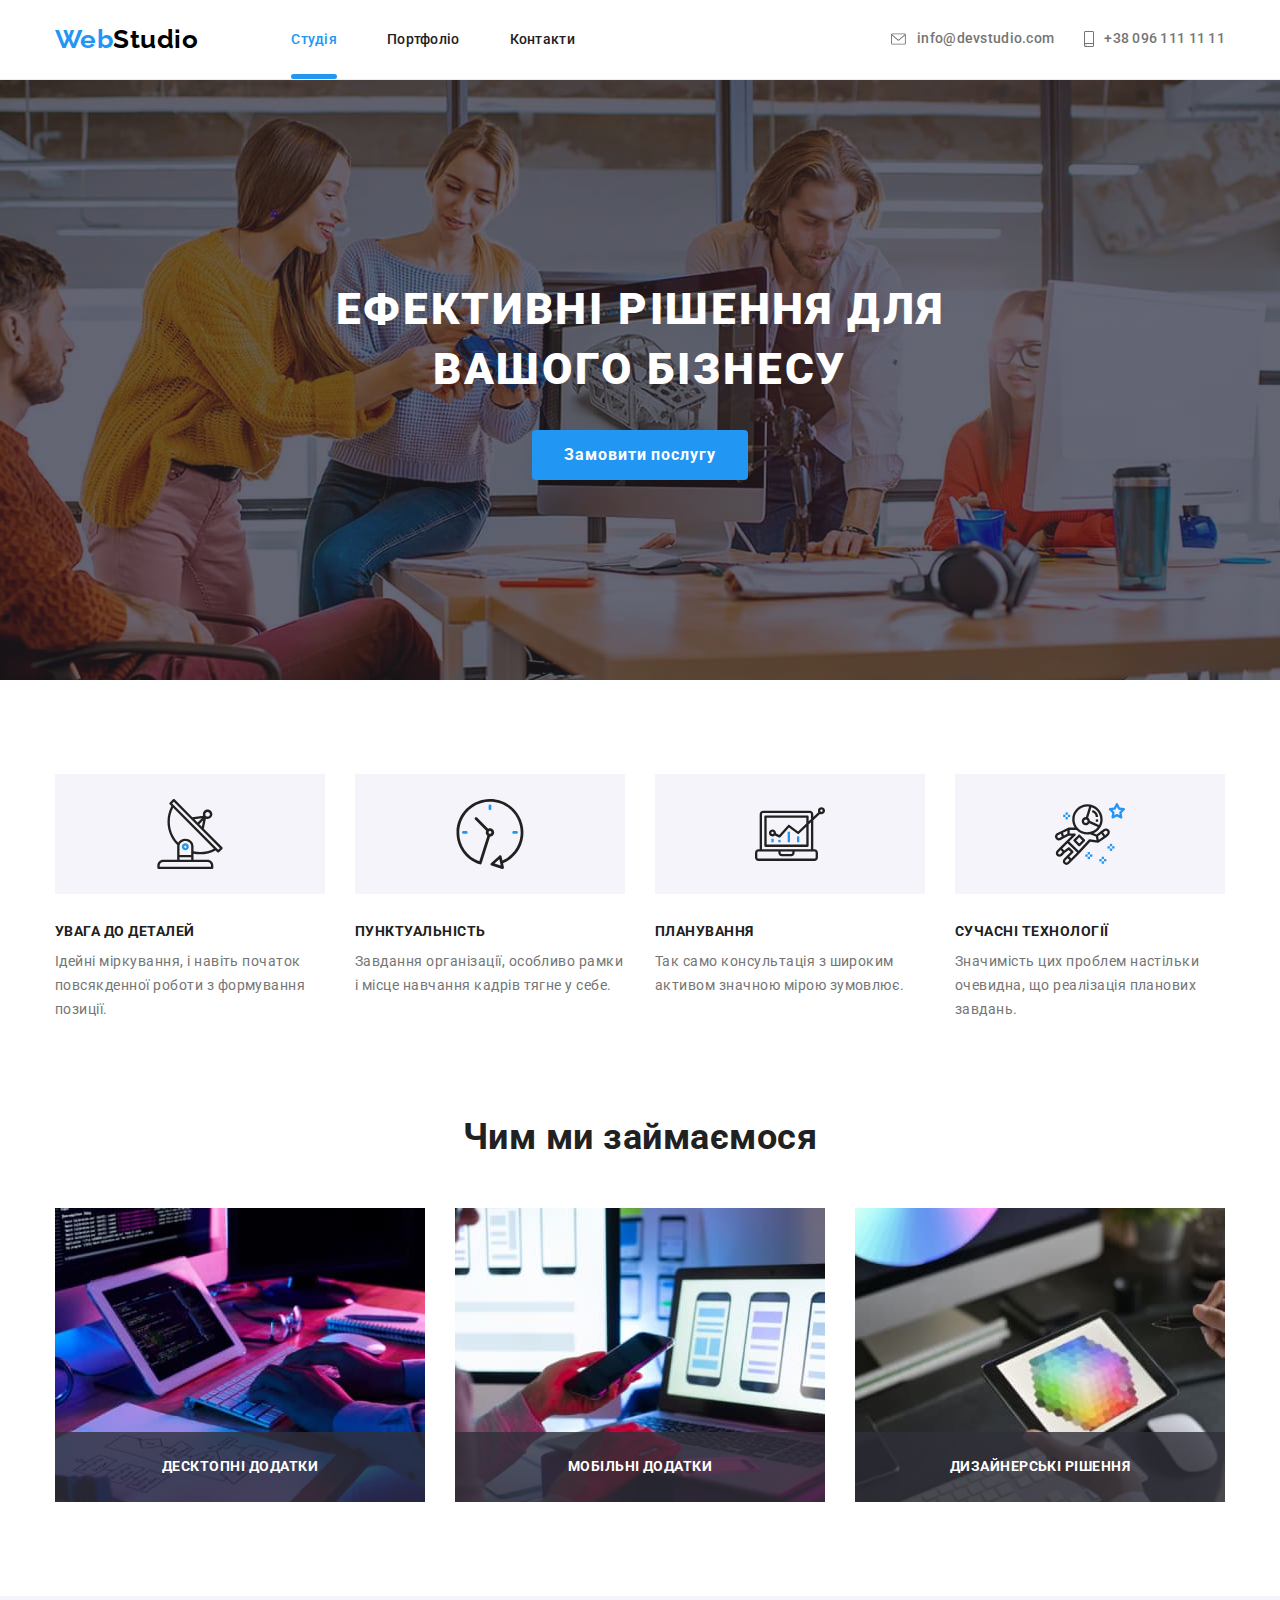
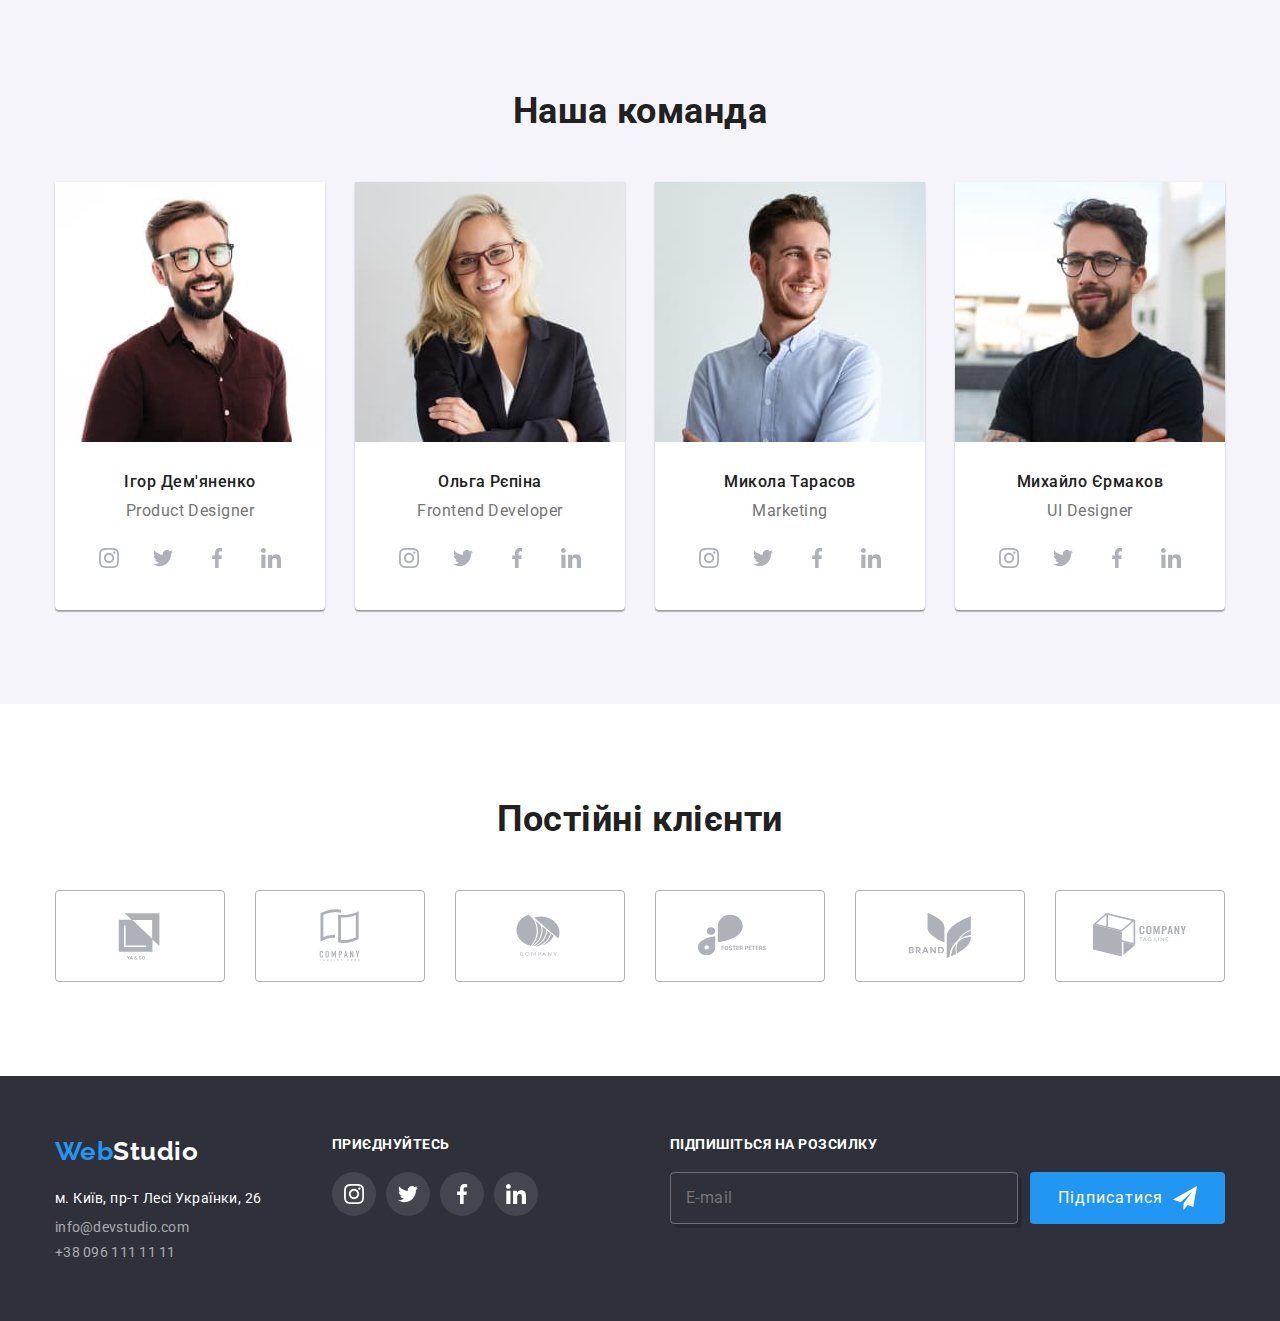
<file: index.html>
<!DOCTYPE html>
<html lang="uk">
  <head>
    <meta charset="UTF-8" />
    <meta http-equiv="X-UA-Compatible" content="IE=edge" />
    <meta name="viewport" content="width=device-width, initial-scale=1.0" />
    <title>Веб-студія</title>
    <link
      href="https://fonts.googleapis.com/css2?family=Raleway:wght@700&family=Roboto:wght@400;500;700;900&display=swap"
      rel="stylesheet"
    />
    <link
      rel="stylesheet"
      href="https://cdnjs.cloudflare.com/ajax/libs/modern-normalize/1.0.0/modern-normalize.min.css"
    />
    <link rel="stylesheet" href="./styles/styles.css" />
  </head>
  <body>
    <header class="logo-top">
      <div class="container flex">
        <a href="./index.html" class="logo-all">
          <span class="logo-first">Web</span
          ><span class="logo-second">Studio</span></a
        >
        <nav class="nav-list">
          <ul class="resed flex">
            <li><a href="./index.html" class="nav active">Студія</a></li>
            <li><a href="./portfolio.html" class="nav">Портфоліо</a></li>
            <li><a href="" class="nav">Контакти</a></li>
          </ul>
        </nav>
        <ul class="resed flex contact-list">
          <li>
            <a href="mailto:info@devstudio.com" class="mail contact"
              ><svg width="16" height="12" class="contact-icon">
                <use href="./images/svg/icons.svg.svg#icon-e-mail"></use>
              </svg>
              info@devstudio.com</a
            >
          </li>

          <li>
            <a href="tel:+380961111111" class="tel contact"
              ><svg width="10" height="16" class="contact-icon">
                <use href="./images/svg/icons.svg.svg#icon-phone"></use>
              </svg>
              +38 096 111 11 11</a
            >
          </li>
        </ul>
      </div>
    </header>
    <main>
      <section class="hero">
        <!-- <div class="container hero-box"> -->
        <h1 class="hero-title">Ефективні рішення для вашого бізнесу</h1>
        <button type="button" class="button modal-open" data-modal-open>
          Замовити послугу
        </button>
        <div class="backdrop is-hidden" data-modal>
          <div class="modal">
            <button type="button" class="modal-btn" data-modal-close>
              <svg width="30" height="30">
                <use href="./images/svg/icons.svg.svg#close"></use>
              </svg>
            </button>
            <form action="" class="modal-form">
              <h3 class="modal-title">
                Залиште свої дані, ми вам передзвонимо
              </h3>
              <ul class="resed">
                <li class="modal-card">
                  <label for="name" class="modal-item">Ім'я</label>
                  <div class="input-place">
                    <input type="text" id="name" name="name" class="modal-input" />
                    <svg width="18" height="18" class="input-icon"><use href="./images/svg/icons.svg.svg#person"></use></svg>
                  </div>
                </li>
                <li class="modal-card">
                  <label for="tel" class="modal-item">Телефон</label>
                  <div class="input-place">
                    <input type="tel" id="tel" name="telephone" class="modal-input" />
                    <svg width="18" height="18" class="input-icon">
                      <use href="./images/svg/icons.svg.svg#black-phone"></use>
                    </svg>
                  </div>
                  
                </li>
                <li class="modal-card">
                  <label for="email" class="modal-item">Пошта</label>
                  <div class="input-place">
                    <input type="email" id="email" name="e-mail" class="modal-input" />
                    <svg width="18" height="18" class="input-icon">
                      <use href="./images/svg/icons.svg.svg#black-email"></use>
                    </svg>
                  </div>
                  
                </li>
                <li class="modal-card">
                  <label for="coment" class="modal-item">Коментар</label>
                  <textarea type="text" id="coment" name="coment" rows="4" class="modal-input" placeholder="Введіть текст"></textarea>
                </li>
              </ul>
              <div class="flex">
                
                <input id="policy" name="policy" type="checkbox" class="checkbox" />
                <div class="check-icon"></div>
                <label for="policy" class="policy"
                  >Погоджуюся з розсилкою та приймаю
                  <a href="">Умови договору</a>
                </label>
              </div>

              <button type="submit" class="form-modal-btn">Відправити</button>
            </form>
          </div>
        </div>
        <!-- </div> -->
      </section>
      <section class="skils">
        <h2 class="title-none">наші переваги</h2>
        <!--Заголовок треба приховати в css-->
        <div class="container">
          <ul class="resed flex">
            <li>
              <div class="flex">
                <svg class="skils-icon" width="70" height="70">
                  <use href="./images/svg/icons.svg.svg#icon-antenna"></use>
                </svg>
              </div>

              <h3 class="skils-title">УВАГА ДО ДЕТАЛЕЙ</h3>
              <p class="skils-text">
                Ідейні міркування, і навіть початок повсякденної роботи з
                формування позиції.
              </p>
            </li>
            <li>
              <div class="flex">
                <svg class="skils-icon" width="70" height="70">
                  <use href="./images/svg/icons.svg.svg#icon-clock"></use>
                </svg>
              </div>

              <h3 class="skils-title">ПУНКТУАЛЬНІСТЬ</h3>
              <p class="skils-text">
                Завдання організації, особливо рамки і місце навчання кадрів
                тягне у себе.
              </p>
            </li>
            <li>
              <div class="flex">
                <svg class="skils-icon" width="70" height="70">
                  <use href="./images/svg/icons.svg.svg#icon-diagram"></use>
                </svg>
              </div>

              <h3 class="skils-title">ПЛАНУВАННЯ</h3>
              <p class="skils-text">
                Так само консультація з широким активом значною мірою зумовлює.
              </p>
            </li>
            <li>
              <div class="flex">
                <svg class="skils-icon" width="70" height="70">
                  <use href="./images/svg/icons.svg.svg#icon-astronaut"></use>
                </svg>
              </div>

              <h3 class="skils-title">СУЧАСНІ ТЕХНОЛОГІЇ</h3>
              <p class="skils-text">
                Значимість цих проблем настільки очевидна, що реалізація
                планових завдань.
              </p>
            </li>
          </ul>
        </div>
      </section>
      <section class="work">
        <div class="container">
          <h2 class="title">Чим ми займаємося</h2>
          <ul class="resed flex">
            <li>
              <div class="work-card">
                <img
                  src="./images/formatjpg/os21.jpg"
                  alt="створення сайту"
                  width="370"
                />
                <h3 class="work-class">Десктопні додатки</h3>
              </div>
            </li>
            <li>
              <div class="work-card">
                <img
                  src="./images/formatjpg/os22.jpg"
                  alt="програмне забезпечення"
                  width="370"
                />
                <h3 class="work-class">Мобільні додатки</h3>
              </div>
            </li>
            <li>
              <div class="work-card">
                <img
                  src="./images/formatjpg/os23.jpg"
                  alt="розробка дизайну"
                  width="370"
                />
                <h3 class="work-class">Дизайнерські рішення</h3>
              </div>
            </li>
          </ul>
        </div>
      </section>
      <section class="team">
        <div class="container">
          <h2 class="title">Наша команда</h2>
          <ul class="resed flex">
            <li class="team-card">
              <img
                src="./images/formatjpg/team/team1.jpg"
                alt="Ігор Дем'яненко"
                width="270"
              />
              <div class="team-list">
                <h3 class="team-name">Ігор Дем'яненко</h3>
                <p class="team-prof">Product Designer</p>
                <ul class="resed flex">
                  <li class="icon-team">
                    <a href="" class="icon-link"
                      ><svg width="20" height="20">
                        <use href="./images/svg/icons.svg.svg#icon-insta"></use>
                      </svg>
                    </a>
                  </li>
                  <li class="icon-team">
                    <a href="" class="icon-link"
                      ><svg width="20" height="20">
                        <use
                          href="./images/svg/icons.svg.svg#icon-twitter"
                        ></use>
                      </svg>
                    </a>
                  </li>
                  <li class="icon-team">
                    <a href="" class="icon-link"
                      ><svg width="20" height="20">
                        <use
                          href="./images/svg/icons.svg.svg#icon-facebook"
                        ></use>
                      </svg>
                    </a>
                  </li>
                  <li class="icon-team">
                    <a href="" class="icon-link"
                      ><svg width="20" height="20">
                        <use
                          href="./images/svg/icons.svg.svg#icon-linkedin"
                        ></use>
                      </svg>
                    </a>
                  </li>
                </ul>
              </div>
            </li>
            <li class="team-card">
              <img
                src="./images/formatjpg/team/team2.jpg"
                alt="Ольга Рєпіна"
                width="270"
              />
              <div class="team-list">
                <h3 class="team-name">Ольга Рєпіна</h3>
                <p class="team-prof">Frontend Developer</p>
                <ul class="resed flex">
                  <li class="icon-team">
                    <a href="" class="icon-link"
                      ><svg width="20" height="20">
                        <use href="./images/svg/icons.svg.svg#icon-insta"></use>
                      </svg>
                    </a>
                  </li>
                  <li class="icon-team">
                    <a href="" class="icon-link"
                      ><svg width="20" height="20">
                        <use
                          href="./images/svg/icons.svg.svg#icon-twitter"
                        ></use>
                      </svg>
                    </a>
                  </li>
                  <li class="icon-team">
                    <a href="" class="icon-link"
                      ><svg width="20" height="20">
                        <use
                          href="./images/svg/icons.svg.svg#icon-facebook"
                        ></use>
                      </svg>
                    </a>
                  </li>
                  <li class="icon-team">
                    <a href="" class="icon-link"
                      ><svg width="20" height="20">
                        <use
                          href="./images/svg/icons.svg.svg#icon-linkedin"
                        ></use>
                      </svg>
                    </a>
                  </li>
                </ul>
              </div>
            </li>
            <li class="team-card">
              <img
                src="./images/formatjpg/team/team3.jpg"
                alt="Микола Тарасов"
                width="270"
              />
              <div class="team-list">
                <h3 class="team-name">Микола Тарасов</h3>
                <p class="team-prof">Marketing</p>
                <ul class="resed flex">
                  <li class="icon-team">
                    <a href="" class="icon-link"
                      ><svg width="20" height="20">
                        <use href="./images/svg/icons.svg.svg#icon-insta"></use>
                      </svg>
                    </a>
                  </li>
                  <li class="icon-team">
                    <a href="" class="icon-link"
                      ><svg width="20" height="20">
                        <use
                          href="./images/svg/icons.svg.svg#icon-twitter"
                        ></use>
                      </svg>
                    </a>
                  </li>
                  <li class="icon-team">
                    <a href="" class="icon-link"
                      ><svg width="20" height="20">
                        <use
                          href="./images/svg/icons.svg.svg#icon-facebook"
                        ></use>
                      </svg>
                    </a>
                  </li>
                  <li class="icon-team">
                    <a href="" class="icon-link"
                      ><svg width="20" height="20">
                        <use
                          href="./images/svg/icons.svg.svg#icon-linkedin"
                        ></use>
                      </svg>
                    </a>
                  </li>
                </ul>
              </div>
            </li>
            <li class="team-card">
              <img
                src="./images/formatjpg/team/team4.jpg"
                alt="Михайло Єрмаков"
                width="270"
              />
              <div class="team-list">
                <h3 class="team-name">Михайло Єрмаков</h3>
                <p class="team-prof">UI Designer</p>
                <ul class="resed flex">
                  <li class="icon-team">
                    <a href="" class="icon-link"
                      ><svg width="20" height="20">
                        <use href="./images/svg/icons.svg.svg#icon-insta"></use>
                      </svg>
                    </a>
                  </li>
                  <li class="icon-team">
                    <a href="" class="icon-link"
                      ><svg width="20" height="20">
                        <use
                          href="./images/svg/icons.svg.svg#icon-twitter"
                        ></use>
                      </svg>
                    </a>
                  </li>
                  <li class="icon-team">
                    <a href="" class="icon-link"
                      ><svg width="20" height="20">
                        <use
                          href="./images/svg/icons.svg.svg#icon-facebook"
                        ></use>
                      </svg>
                    </a>
                  </li>
                  <li class="icon-team">
                    <a href="" class="icon-link"
                      ><svg width="20" height="20">
                        <use
                          href="./images/svg/icons.svg.svg#icon-linkedin"
                        ></use>
                      </svg>
                    </a>
                  </li>
                </ul>
              </div>
            </li>
          </ul>
        </div>
      </section>
      <section class="client">
        <div class="container">
          <h2 class="title">Постійні клієнти</h2>
          <ul class="resed flex">
            <li>
              <a href="" class="icon-client">
                <svg width="106" height="60" class="icon-logo">
                  <use href="./images/svg/icons.svg.svg#icon-logo"></use>
                </svg>
              </a>
            </li>
            <li>
              <a href="" class="icon-client"
                ><svg width="106" height="60">
                  <use href="./images/svg/icons.svg.svg#icon-logo-1"></use>
                </svg>
              </a>
            </li>
            <li>
              <a href="" class="icon-client"
                ><svg width="106" height="60">
                  <use href="./images/svg/icons.svg.svg#icon-logo-2"></use>
                </svg>
              </a>
            </li>
            <li>
              <a href="" class="icon-client"
                ><svg width="106" height="60">
                  <use href="./images/svg/icons.svg.svg#icon-logo-3"></use>
                </svg>
              </a>
            </li>
            <li>
              <a href="" class="icon-client"
                ><svg width="106" height="60">
                  <use href="./images/svg/icons.svg.svg#icon-logo-4"></use>
                </svg>
              </a>
            </li>
            <li>
              <a href="" class="icon-client"
                ><svg width="106" height="60">
                  <use href="./images/svg/icons.svg.svg#icon-logo-5"></use>
                </svg>
              </a>
            </li>
          </ul>
        </div>
      </section>
    </main>
    <footer class="logo-bot">
      <div class="container">
        <div class="footer-contact">
          <a href="/">
            <span class="logo-first">Web</span
            ><span class="logo-second white">Studio</span></a
          >
          <address class="bot-address">
            <ul class="resed">
              <li>
                <a
                  href="https://www.google.com/maps/place/%D0%B1%D1%83%D0%BB%D1%8C%D0%B2%D0%B0%D1%80+%D0%9B%D0%B5%D1%81%D1%96+%D0%A3%D0%BA%D1%80%D0%B0%D1%97%D0%BD%D0%BA%D0%B8,+26,+%D0%9A%D0%B8%D1%97%D0%B2,+%D0%A3%D0%BA%D1%80%D0%B0%D1%97%D0%BD%D0%B0,+02000/@50.4265841,30.5361971,17z/data=!3m1!4b1!4m5!3m4!1s0x40d4cf0e033ecbe9:0x57a4dffefec77da0!8m2!3d50.4265807!4d30.5383858?hl=uk"
                  target="_blank"
                  rel="noopener noreferrer"
                  class="addres"
                  >м. Київ, пр-т Лесі Українки, 26</a
                >
              </li>

              <li>
                <a href="mailto:info@devstudio.com" class="bot-contact contact"
                  >info@devstudio.com</a
                >
              </li>
              <li>
                <a href="tel:+380961111111" class="bot-contact contact"
                  >+38 096 111 11 11</a
                >
              </li>
            </ul>
          </address>
        </div>
        <div class="social-icon">
          <h3 class="icon-title">приєднуйтесь</h3>
          <ul class="resed flex">
            <li class="icon-team">
              <a href="" class="icon-link"
                ><svg width="20" height="20">
                  <use
                    href="./images/svg/icons.svg.svg#icon-insta"
                    width="20"
                    height="20"
                  ></use>
                </svg>
              </a>
            </li>
            <li class="icon-team">
              <a href="" class="icon-link"
                ><svg width="20" height="20">
                  <use href="./images/svg/icons.svg.svg#icon-twitter"></use>
                </svg>
              </a>
            </li>
            <li class="icon-team">
              <a href="" class="icon-link"
                ><svg width="20" height="20">
                  <use href="./images/svg/icons.svg.svg#icon-facebook"></use>
                </svg>
              </a>
            </li>
            <li class="icon-team">
              <a href="" class="icon-link"
                ><svg width="20" height="20">
                  <use href="./images/svg/icons.svg.svg#icon-linkedin"></use>
                </svg>
              </a>
            </li>
          </ul>
        </div>
        <div class="form-footer">
          <h3 class="icon-title">Підпишіться на розсилку</h3>
          <form name="email" class="form-list" autocomplete="on">
            <label class=""><input type="email" id="email" name="e-mail" placeholder="E-mail" class="form-input"/></label>
            <button type="submit" class="form-btn">
              Підписатися
              <svg width="24" height="24" class="form-btn-icon">
                <use href="./images/svg/icons.svg.svg#send"></use>
              </svg>
            </button>
          </form>
        </div>
      </div>
    </footer>
    <script src="./js/modal.js"></script>
  </body>
</html>
</file>
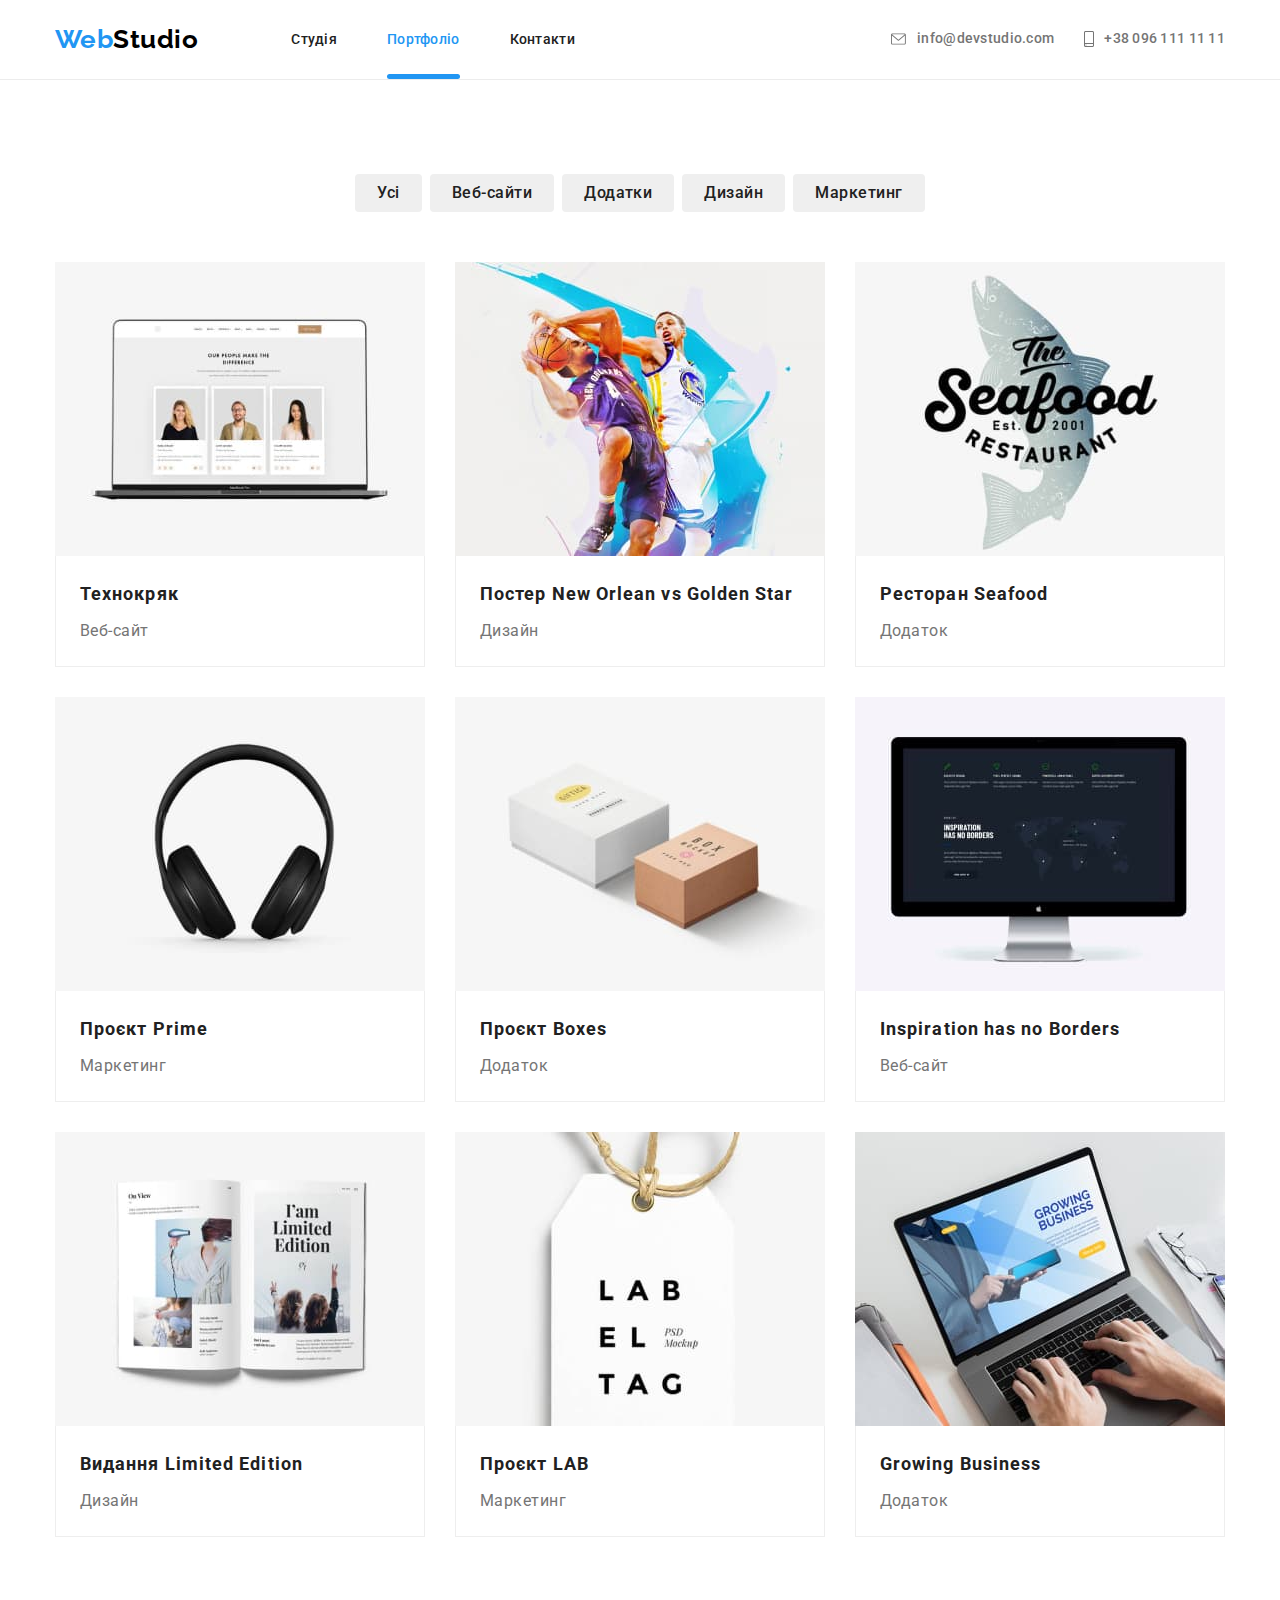
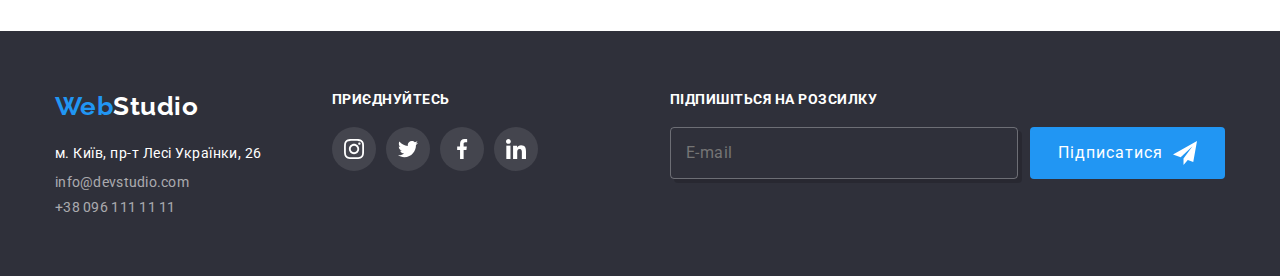
<file: portfolio.html>
<!DOCTYPE html>
<html lang="uk">
  <head>
    <meta charset="UTF-8" />
    <meta http-equiv="X-UA-Compatible" content="IE=edge" />
    <meta name="viewport" content="width=device-width, initial-scale=1.0" />
    <title>Веб-студія</title>
    <link
      href="https://fonts.googleapis.com/css2?family=Raleway:wght@700&family=Roboto:wght@400;500;700;900&display=swap"
      rel="stylesheet"
    />
    <link
      rel="stylesheet"
      href="https://cdnjs.cloudflare.com/ajax/libs/modern-normalize/1.0.0/modern-normalize.min.css"
    />
    <link rel="stylesheet" href="./styles/styles.css" />
  </head>

  <body>
    <header class="logo-top">
      <div class="container flex">
        <a href="./index.html" class="logo-all">
          <span class="logo-first">Web</span
          ><span class="logo-second">Studio</span></a
        >
        <nav class="nav-list">
          <ul class="resed flex">
            <li><a href="./index.html" class="nav">Студія</a></li>
            <li><a href="./portfolio.html" class="nav active">Портфоліо</a></li>
            <li><a href="" class="nav">Контакти</a></li>
          </ul>
        </nav>
        <ul class="resed flex contact-list">
          <li>
            <a href="mailto:info@devstudio.com" class="mail contact"
              ><svg width="16" height="12" class="contact-icon">
                <use href="./images/svg/icons.svg.svg#icon-e-mail"></use>
              </svg>
              info@devstudio.com</a
            >
          </li>

          <li>
            <a href="tel:+380961111111" class="tel contact"
              ><svg width="10" height="16" class="contact-icon">
                <use href="./images/svg/icons.svg.svg#icon-phone"></use>
              </svg>
              +38 096 111 11 11</a
            >
          </li>
        </ul>
      </div>
    </header>
    <main>
      <section class="proj">
        <h1 class="title-none">наші проекти</h1>
        <ul class="resed flex button-list">
          <li><button type="button" class="button-proj">Усі</button></li>
          <li><button type="button" class="button-proj">Веб-сайти</button></li>
          <li><button type="button" class="button-proj">Додатки</button></li>
          <li><button type="button" class="button-proj">Дизайн</button></li>
          <li><button type="button" class="button-proj">Маркетинг</button></li>
        </ul>
        <div class="container proj-list">
          <ul class="resed flex">
            <li>
              <a href="" class="proj-link"
                ><div class="proj-img">
                  <img src="./images/proj1.jpg" alt="веб-сайт" width="370" />
                  <p class="proj-text">
                    Ресурс пропонує комплексні пропозиції з різним рівнем
                    функціоналу та сервісів. Все це дозволить відвідувачу
                    отримати вичерпні відомості про компанію чи приватну особу.
                  </p>
                </div>

                <div class="proj-card">
                  <h2 class="proj-name">Технокряк</h2>
                  <p class="proj-class">Веб-сайт</p>
                </div></a
              >
            </li>
            <li>
              <a href="" class="proj-link">
                <div class="proj-img">
                  <img src="./images/proj2.jpg" alt="плакат" width="370" />
                  <p class="proj-text">
                    Ресурс пропонує комплексні пропозиції з різним рівнем
                    функціоналу та сервісів. Все це дозволить відвідувачу
                    отримати вичерпні відомості про компанію чи приватну особу.
                  </p>
                </div>

                <div class="proj-card">
                  <h2 class="proj-name">Постер New Orlean vs Golden Star</h2>
                  <p class="proj-class">Дизайн</p>
                </div></a
              >
            </li>
            <li>
              <a href="" class="proj-link">
                <div class="proj-img">
                  <img
                    src="./images/proj3.jpg"
                    alt="ресторан Seafood"
                    width="370"
                  />
                  <p class="proj-text">
                    Ресурс пропонує комплексні пропозиції з різним рівнем
                    функціоналу та сервісів. Все це дозволить відвідувачу
                    отримати вичерпні відомості про компанію чи приватну особу.
                  </p>
                </div>

                <div class="proj-card">
                  <h2 class="proj-name">Ресторан Seafood</h2>
                  <p class="proj-class">Додаток</p>
                </div></a
              >
            </li>
            <li>
              <a href="" class="proj-link">
                <div class="proj-img">
                  <img src="./images/proj4.jpg" alt="навушники" width="370" />
                  <p class="proj-text">
                    Ресурс пропонує комплексні пропозиції з різним рівнем
                    функціоналу та сервісів. Все це дозволить відвідувачу
                    отримати вичерпні відомості про компанію чи приватну особу.
                  </p>
                </div>

                <div class="proj-card">
                  <h2 class="proj-name">Проєкт Prime</h2>
                  <p class="proj-class">Маркетинг</p>
                </div></a
              >
            </li>
            <li>
              <a href="" class="proj-link">
                <div class="proj-img">
                  <img src="./images/proj5.jpg" alt="коробки" width="370" />
                  <p class="proj-text">
                    Ресурс пропонує комплексні пропозиції з різним рівнем
                    функціоналу та сервісів. Все це дозволить відвідувачу
                    отримати вичерпні відомості про компанію чи приватну особу.
                  </p>
                </div>

                <div class="proj-card">
                  <h2 class="proj-name">Проєкт Boxes</h2>
                  <p class="proj-class">Додаток</p>
                </div></a
              >
            </li>
            <li>
              <a href="" class="proj-link">
                <div class="proj-img">
                  <img src="./images/proj6.jpg" alt="веб-сайт" width="370" />
                  <p class="proj-text">
                    Ресурс пропонує комплексні пропозиції з різним рівнем
                    функціоналу та сервісів. Все це дозволить відвідувачу
                    отримати вичерпні відомості про компанію чи приватну особу.
                  </p>
                </div>

                <div class="proj-card">
                  <h2 class="proj-name">Inspiration has no Borders</h2>
                  <p class="proj-class">Веб-сайт</p>
                </div></a
              >
            </li>
            <li>
              <a href="" class="proj-link">
                <div class="proj-img">
                  <img src="./images/proj7.jpg" alt="книга" width="370" />
                  <p class="proj-text">
                    Ресурс пропонує комплексні пропозиції з різним рівнем
                    функціоналу та сервісів. Все це дозволить відвідувачу
                    отримати вичерпні відомості про компанію чи приватну особу.
                  </p>
                </div>

                <div class="proj-card">
                  <h2 class="proj-name">Видання Limited Edition</h2>
                  <p class="proj-class">Дизайн</p>
                </div></a
              >
            </li>
            <li>
              <a href="" class="proj-link">
                <div class="proj-img">
                  <img src="./images/proj8.jpg" alt="етикетка" width="370" />
                  <p class="proj-text">
                    Ресурс пропонує комплексні пропозиції з різним рівнем
                    функціоналу та сервісів. Все це дозволить відвідувачу
                    отримати вичерпні відомості про компанію чи приватну особу.
                  </p>
                </div>

                <div class="proj-card">
                  <h2 class="proj-name">Проєкт LAB</h2>
                  <p class="proj-class">Маркетинг</p>
                </div></a
              >
            </li>
            <li>
              <a href="" class="proj-link">
                <div class="proj-img">
                  <img src="./images/proj9.jpg" alt="ноутбук" width="370" />
                  <p class="proj-text">
                    Ресурс пропонує комплексні пропозиції з різним рівнем
                    функціоналу та сервісів. Все це дозволить відвідувачу
                    отримати вичерпні відомості про компанію чи приватну особу.
                  </p>
                </div>

                <div class="proj-card">
                  <h2 class="proj-name">Growing Business</h2>
                  <p class="proj-class">Додаток</p>
                </div></a
              >
            </li>
          </ul>
        </div>
      </section>
    </main>
    <footer class="logo-bot">
      <div class="container">
        <div class="footer-contact">
          <a href="/">
            <span class="logo-first">Web</span><span class="logo-second white">Studio</span></a>
          <address class="bot-address">
            <ul class="resed">
              <li>
                <a href="https://www.google.com/maps/place/%D0%B1%D1%83%D0%BB%D1%8C%D0%B2%D0%B0%D1%80+%D0%9B%D0%B5%D1%81%D1%96+%D0%A3%D0%BA%D1%80%D0%B0%D1%97%D0%BD%D0%BA%D0%B8,+26,+%D0%9A%D0%B8%D1%97%D0%B2,+%D0%A3%D0%BA%D1%80%D0%B0%D1%97%D0%BD%D0%B0,+02000/@50.4265841,30.5361971,17z/data=!3m1!4b1!4m5!3m4!1s0x40d4cf0e033ecbe9:0x57a4dffefec77da0!8m2!3d50.4265807!4d30.5383858?hl=uk"
                  target="_blank" rel="noopener noreferrer" class="addres">м. Київ, пр-т Лесі Українки, 26</a>
              </li>
    
              <li>
                <a href="mailto:info@devstudio.com" class="bot-contact contact">info@devstudio.com</a>
              </li>
              <li>
                <a href="tel:+380961111111" class="bot-contact contact">+38 096 111 11 11</a>
              </li>
            </ul>
          </address>
        </div>
        <div class="social-icon">
          <h3 class="icon-title">приєднуйтесь</h3>
          <ul class="resed flex">
            <li class="icon-team">
              <a href="" class="icon-link"><svg width="20" height="20">
                  <use href="./images/svg/icons.svg.svg#icon-insta" width="20" height="20"></use>
                </svg>
              </a>
            </li>
            <li class="icon-team">
              <a href="" class="icon-link"><svg width="20" height="20">
                  <use href="./images/svg/icons.svg.svg#icon-twitter"></use>
                </svg>
              </a>
            </li>
            <li class="icon-team">
              <a href="" class="icon-link"><svg width="20" height="20">
                  <use href="./images/svg/icons.svg.svg#icon-facebook"></use>
                </svg>
              </a>
            </li>
            <li class="icon-team">
              <a href="" class="icon-link"><svg width="20" height="20">
                  <use href="./images/svg/icons.svg.svg#icon-linkedin"></use>
                </svg>
              </a>
            </li>
          </ul>
        </div>
        <div class="form-footer">
          <h3 class="icon-title">Підпишіться на розсилку</h3>
          <form name="email" class="form-list" autocomplete="on">
            <label><input type="email" id="email" placeholder="E-mail" class="form-input" /></label>
            <button type="submit" class="form-btn">
              Підписатися
              <svg width="24" height="24" class="form-btn-icon">
                <use href="./images/svg/icons.svg.svg#send"></use>
              </svg>
            </button>
          </form>
        </div>
      </div>
    </footer>
  </body>
</html>
</file>
<file: styles/styles.css>
:root {
  --first-text-color: #212121;
  --second--text-color: #757575;
  --accent-color: #2196f3;
  --button-color: #ffffff;
  --white-text-color: #ffffff;
  --first-bgr-color: #f5f4fa;
  --second-bgr-color: #2f303a;
  --all-bgr-color: #ffffff;

  --timing-function: cubic-bezier(0.4, 0, 0.2, 1);
}

body {
  background-color: var(--all-bgr-color);
  color: var(--first-text-color);
  font-family: "Roboto", sans-serif;
  letter-spacing: 0.03em;
}

/* --скидаємо точки в списках і відступи-- */
.resed {
  list-style-type: none;
  margin: 0;
  padding: 0;
}
/* прибираємо підкреслення */
a {
  text-decoration: none;
}

/* прибираємо марджини низ верх */

h1,
h2,
h3,
p {
  margin-top: 0;
  margin-bottom: 0;
}

/* контейнер основні */
.container {
  width: 1200px;
  margin-left: auto;
  margin-right: auto;
  padding: 0 15px;
  /* padding-bottom: 94px; */
}
/* ховаємо заголовок */
.title-none {
  position: absolute;
  width: 1px;
  height: 1px;
  margin: -1px;
  border: 0;
  padding: 0;

  white-space: nowrap;
  clip-path: inset(100%);
  clip: rect(0 0 0 0);
  overflow: hidden;
}

/* .visually-hidden {
  position: absolute;
  width: 1px;
  height: 1px;
  margin: -1px;
  border: 0;
  padding: 0;

  white-space: nowrap;
  clip-path: inset(100%);
  clip: rect(0 0 0 0);
  overflow: hidden;
} */

.flex {
  display: flex;
  align-items: center;
  justify-content: space-between;
}

/* хедер */
.logo-all {
  display: inline-block;
  margin-right: 93px;
}
.logo-top > .flex {
  justify-content: flex-start;
}

.logo-first {
  color: var(--accent-color);
}
.logo-second {
  color: #000;
}
.logo-first,
.logo-second {
  font-family: "Raleway";
  font-weight: 700;
  font-size: 26px;
  line-height: 1.19;
}

.logo-top {
  padding-bottom: 24px;
  padding-top: 24px;
  border-bottom: 1px solid rgba(236, 236, 236, 1);
}

/* навігація */
.nav {
  color: var(--first-text-color);
  font-weight: 500;
  font-size: 14px;
  line-height: 1.14;
  letter-spacing: 0.02em;
}

.nav:hover,
.nav:focus {
  color: var(--accent-color);

  transition: color 250ms var(--timing-function);
}

.nav-list > .flex {
  gap: 50px;
}

.active {
  position: relative;

  color: var(--accent-color);
}

.active::after {
  content: " ";

  position: absolute;
  bottom: -32px;

  display: block;
  width: 100%;
  height: 5px;
  border-radius: 4px;
  background-color: var(--accent-color);
}

.contact-list {
  margin-left: auto;
}

.contact-list {
  gap: 30px;
}

.contact {
  display: flex;
  align-items: center;

  color: var(--second--text-color);
  font-weight: 500;
  font-size: 14px;
  line-height: 1.14;
  letter-spacing: 0.02em;
}
.contact-icon {
  fill: currentColor;
  margin-right: 10px;
}
.contact:hover,
.contact:focus,
.addres:hover,
.addres:focus {
  color: var(--accent-color);

  transition: color 250ms var(--timing-function);
}

/* main головна */
.hero {
  background-image: linear-gradient(
      rgba(47, 48, 58, 0.4),
      rgba(47, 48, 58, 0.4)
    ),
    url("../images/hero.jpg");
  background-repeat: no-repeat;
  background-position: center;
  background-size: 1600px;

  background-color: var(--second-bgr-color);
  color: var(--white-text-color);

  text-align: center;

  margin-left: auto;
  margin-right: auto;
  min-height: 600px;
  padding-top: 200px;
  padding-bottom: 200px;
}

.hero-title {
  margin-bottom: 30px;
  max-width: 700px;
  margin-left: auto;
  margin-right: auto;

  font-weight: 900;
  font-size: 44px;
  line-height: 1.36;
  letter-spacing: 0.06em;
  text-transform: uppercase;
}

/* -------modal------------------------------------------------------------ */

.backdrop {
  position: fixed;
  top: 0;
  left: 0;
  width: 100%;
  height: 100%;
  background-color: rgba(0, 0, 0, 0.2);
  z-index: 2;

  display: flex;
  align-items: center;
  justify-content: center;

  transform: scale(1);

  transition: opacity 500ms var(--timing-function) 250ms,
    transform 500ms var(--timing-function) 50ms,
    visibility 500ms var(--timing-function);
}

.backdrop.is-hidden {
  visibility: hidden;
  opacity: 0;
  transform: scale(0.2);
  pointer-events: none;
}

.modal {
position: relative;

  width: 528px;
  height: 581px;
  background-color: #ffffff;
  padding: 40px;

  color: var(--second--text-color);
}
.modal-btn {
position: absolute;
right: 8px;
top: 8px;


  display: flex;
  justify-content: center;
  align-items: center;
  padding: 0;

  cursor: pointer;

  background-color: inherit;
  border: 1px solid rgba(0, 0, 0, 0.1);
  border-radius: 50%;
}

.modal-btn:hover, .modal-btn:focus {
  fill: var(--accent-color);
  transition: fill 250ms var(--timing-function);
}

.modal-title{
  margin-bottom: 12px;
    font-size: 20px;
    line-height: 1.15;
  
    color: var(--first-text-color);
}

.modal-form {
  text-align: center;

}

.modal-form ul {
  margin-bottom: 20px;
  text-align: start;
}

.modal-form a {
  color: var(--accent-color);
  text-decoration: underline;
}
.modal-form>div {
  margin-bottom: 30px;
}
.modal-card:not(:last-child){
  margin-bottom: 10px;
}

.modal-item {
  display: block;
  margin-bottom: 4px;

    font-size: 12px;
    line-height: 1.16;
  
    letter-spacing: 0.01em;

}

.modal-input{
  display: block;
  width: 100%;
  min-height: 40px;
  padding-left: 40px;

  color: var(--accent-color);

  border: 1px solid rgba(33, 33, 33, 0.2);
  border-radius: 4px;
    cursor: pointer;

}

.input-place {
  position: relative;
  display: flex;
  
}

.modal-card:focus-within .input-icon {
  fill: var(--accent-color);

}

.modal-card:focus-within .modal-input{
    outline: 1px solid var(--accent-color);
}

.input-icon {
  position: absolute;
top: 25%;
  left: 12px;


  display: flex;
  align-items: center;
  justify-content: center;
  fill: var(--first-text-color);

    transition: fill 250ms var(--timing-function);
}

textarea.modal-input {
  padding: 10px;
  resize: none;
}

.checkbox{
  position: absolute;
    width: 1px;
    height: 1px;
    margin: -1px;
    border: 0;
    padding: 0;
  
    white-space: nowrap;
    clip-path: inset(100%);
    clip: rect(0 0 0 0);
    overflow: hidden;

}

.modal div.flex {
  justify-content: flex-start;
}

.check-icon {
  display: block;
  width: 15px;
  height: 15px;
  margin-right: 8px;
  border: 2px solid var(--first-text-color);
}

.checkbox:checked + .check-icon {
  border: var(--accent-color);
  background-origin: border-box;
  background-color: var(--accent-color);
  background-image: url("../images/svg/check.svg");
  background-size: contain;
  background-repeat: no-repeat;
  background-position: center;
  fill: var(--white-text-color);
}

.policy {
font-size: 14px;
  line-height: 1.71;
}


.form-modal-btn{
  display: flex;
  min-width: 200px;
  min-height: 50px;
  align-items: center;
  justify-content: center;
margin: 0 auto;

  color: var(--white-text-color);
  background: var(--accent-color);
    box-shadow: 0px 4px 4px rgba(0, 0, 0, 0.15);
    border: none;
    border-radius: 4px;
    cursor: pointer;
}

.button {
  min-width: 216px;
  height: 50px;
  cursor: pointer;

  border-radius: 4px;
  border: transparent;

  color: var(--button-color);
  background-color: var(--accent-color);
  font-weight: 700;
  font-size: 16px;
  line-height: 1.88;
  text-align: inherit;
  letter-spacing: 0.06em;
}

/* skils */

.skils .flex {
  align-items: stretch;
  gap: 30px;
}
.skils-title {
  margin-bottom: 10px;

  font-weight: 700;
  font-size: 14px;
  line-height: 1.14;
  text-transform: uppercase;
}
.skils {
  padding-top: 94px;
  padding-bottom: 94px;
}

.skils-text {
  font-size: 14px;
  line-height: 1.71;
  color: var(--second--text-color);
}

.skils div.flex {
  width: 270px;
  height: 120px;
  background-color: var(--first-bgr-color);
  margin-bottom: 30px;
  align-items: center;
  justify-content: center;
}

.title {
  font-weight: 700;
  font-size: 36px;
  line-height: 1.17;
  text-align: center;
  margin-bottom: 50px;
}

/* робота */
.work {
  padding-bottom: 94px;
}
/* 
.work .title {
  margin-bottom: 50px;
} */

.work img {
  display: block;
}

.work-card {
  position: relative;
}

.work-class {
  position: absolute;
  width: 100%;
  bottom: 0;

  font-size: 14px;
  line-height: 1.14;
  text-align: center;
  text-transform: uppercase;

  padding: 27px 0;

  color: var(--white-text-color);
  background-color: rgba(47, 48, 58, 0.8);
}
/* team */
.team {
  background-color: var(--first-bgr-color);
  padding-top: 94px;
  padding-bottom: 94px;
}
/* .team .title {
  margin-bottom: 50px;
} */
.team-card {
  background-color: var(--all-bgr-color);
  box-shadow: 0px 1px 3px rgba(0, 0, 0, 0.12), 0px 1px 1px rgba(0, 0, 0, 0.14),
    0px 2px 1px rgba(0, 0, 0, 0.2);
  border-radius: 0px 0px 4px 4px;
}
.team img {
  display: block;
}
.team-list {
  padding: 30px 10px;
}

.team-list .resed {
  margin-top: 16px;
  justify-content: center;
}

.team-name {
  margin-bottom: 10px;

  font-weight: 500;
  font-size: 16px;
  line-height: 1.19;
  text-align: center;
}
.team-prof {
  color: var(--second--text-color);
  font-size: 16px;
  line-height: 1.19;
  text-align: center;
}
.team-list > .flex {
  gap: 10px;
}

.icon-link {
  width: 44px;
  height: 44px;
  display: flex;
  align-items: center;
  justify-content: center;
  fill: currentColor;
  color: #afb1b8;
  border-radius: 50%;
}

.icon-link:hover,
.icon-link:focus {
  color: var(--white-text-color);
  background-color: var(--accent-color);

  transition: color 250ms var(--timing-function),
    background-color 250ms var(--timing-function) 250ms;
}

/* ----------------клієнти */
.client {
  padding-top: 94px;
  padding-bottom: 94px;
}

.icon-client {
  display: flex;
  align-items: center;
  justify-content: center;
  width: 170px;
  height: 92px;
  color: rgba(175, 177, 184, 1);
  border: 1px solid rgba(175, 177, 184, 1);
  border-radius: 4px;
  fill: currentColor;
}

.icon-client:hover,
.icon-client:focus {
  color: var(--accent-color);
  border: 1px solid var(--accent-color);

  transition: color 250ms var(--timing-function),
    border 250ms var(--timing-function);
}

/* футер */
.logo-bot {
  background-color: var(--second-bgr-color);
  padding-top: 60px;
  padding-bottom: 60px;
}
.logo-bot > .container {
  display: flex;
}
.footer-contact {
  margin-right: 70px;
}
.logo-bot .white {
  color: var(--white-text-color);
}
.bot-address {
  margin-top: 20px;
  font-style: normal;
  font-size: 14px;
  line-height: 1.71;
  /* letter-spacing: 0.03em; */
}
.addres {
  color: var(--white-text-color);
}
.bot-contact {
  margin-top: 9px;
  color: rgba(255, 255, 255, 0.6);
  font-weight: 400;
}

.logo-bot .icon-link {
  color: var(--white-text-color);
}

.icon-title {
  margin-bottom: 20px;

  font-family: "Roboto", sans-serif;
  font-size: 14px;
  line-height: calc(16 / 14);
  text-transform: uppercase;

  color: var(--white-text-color);
}

.social-icon .flex {
  gap: 10px;
}

.logo-bot .icon-team {
  background-color: rgba(255, 255, 255, 10%);
  border-radius: 50%;
}

.form-footer {
  margin-left: auto;
  width: calc(50% - 30px);
}

.form-list {
  display: flex;
  gap: 12px;
  /* align-items: stretch; */
  
}

.form-list label{
  width: 100%;
}

.form-btn {
  display: flex;
  justify-content: center;
  align-items: center;
  gap: 10px;
  padding: 10px 28px;
  cursor: pointer;

  background-color: var(--accent-color);
  color: var(--white-text-color);
  border: none;
  border-radius: 4px;

  font-size: 16px;
  line-height: 1.88;
  letter-spacing: 0.06em;
}

.form-btn-icon{
fill: var(--white-text-color);
}

.form-input {
  width: 100%;
  padding: 15px;

  background-color: inherit;

  font-family: 'Roboto', sans-serif;
    font-size: 16px;
    line-height: 1.25;
    letter-spacing: 0.03em;
  
  color: rgba(255, 255, 255, 0.6);
    border: 1px solid rgba(255, 255, 255, 0.3);
    box-shadow: 4px 4px rgba(0, 0, 0, 0.15);
    border-radius: 4px;
}
.form-input:focus {
  outline:1px solid rgba(255, 255, 255, 0.3) ;
}

/*-------------------------------------------------------------- портфоліо */
/* .container.button-list {
  padding-top: 50px;
  padding-bottom: 25px;
} */

.proj {
  margin-top: 94px;
  margin-bottom: 94px;
}
.button-list {
  margin-bottom: 50px;
  justify-content: center;
}
.button-proj {
  border: transparent;
  border-radius: 4px;
  padding: 6px 22px;

  font-family: "Roboto", sans-serif;
  font-weight: 500;
  font-size: 16px;
  line-height: 1.62;
  text-align: center;
  letter-spacing: 0.03em;
  color: var(--first-text-color);
  cursor: pointer;
}
.button-list > li:not(:last-child) {
  margin-right: 8px;
}

.button-proj:hover,
.button-proj:focus {
  color: var(--button-color);
  background-color: var(--accent-color);
  box-shadow: 0px 2px 2px 0px rgba(0, 0, 0, 0.12),
    0px 1px 2px 0px rgba(0, 0, 0, 0.08), 0px 3px 1px 0px rgba(0, 0, 0, 0.1);

  transition: color 250ms var(--timing-function),
    background-color 250ms var(--timing-function),
    box-shadow 250ms var(--timing-function);
}


/* проекти */
.proj-list .flex {
  flex-wrap: wrap;
  gap: 30px;
}

.proj-link {
  display: block;
  color: inherit;
}

.proj-link:hover,
.proj-link:focus {
  box-shadow: 1px 4px 6px 0px rgba(0, 0, 0, 0.16),
    0px 4px 4px 0px rgba(0, 0, 0, 0.06), 0px 1px 1px 0px rgba(0, 0, 0, 0.12);

  transition: box-shadow 250ms var(--timing-function);
}

.proj-img {
  position: relative;
  overflow: hidden;
}

.proj-text {
  position: absolute;
  width: 100%;
  height: 100%;
  top: 100%;
  opacity: 0;

  display: flex;
  align-items: center;
  padding: 0 24px;

  background-color: rgba(33, 150, 243, 0.9);
  font-size: 18px;
  line-height: 1.56;
  color: var(--white-text-color);

  transition: opcity 250ms var(--timing-function),
    transform 250ms var(--timing-function);
}

/* hover focus */
.proj-link:hover .proj-text,
.proj-link:focus .proj-text {
  transform: translateY(-100%);
  opacity: 1;
}

.proj-list img {
  display: block;
}
.proj-card {
  border: 1px solid rgba(238, 238, 238, 1);
  padding: 20px 24px;
  border-top: none;
}
.proj-name {
  font-weight: 700;
  font-size: 18px;
  line-height: 2;
  letter-spacing: 0.06em;
}

.proj-class {
  color: var(--second--text-color);
  font-size: 16px;
  line-height: 1.88;
  margin-top: 4px;
}


/* @keyframes modal-open {
  0% {
    opacity: 0;
    visibility: visible;
    transform: scale(1);}
    50%{opacity: 1;
      transform: scale(1.5);}
      100% {
        transform: scale(0.5);
      }
    } */
</file>
